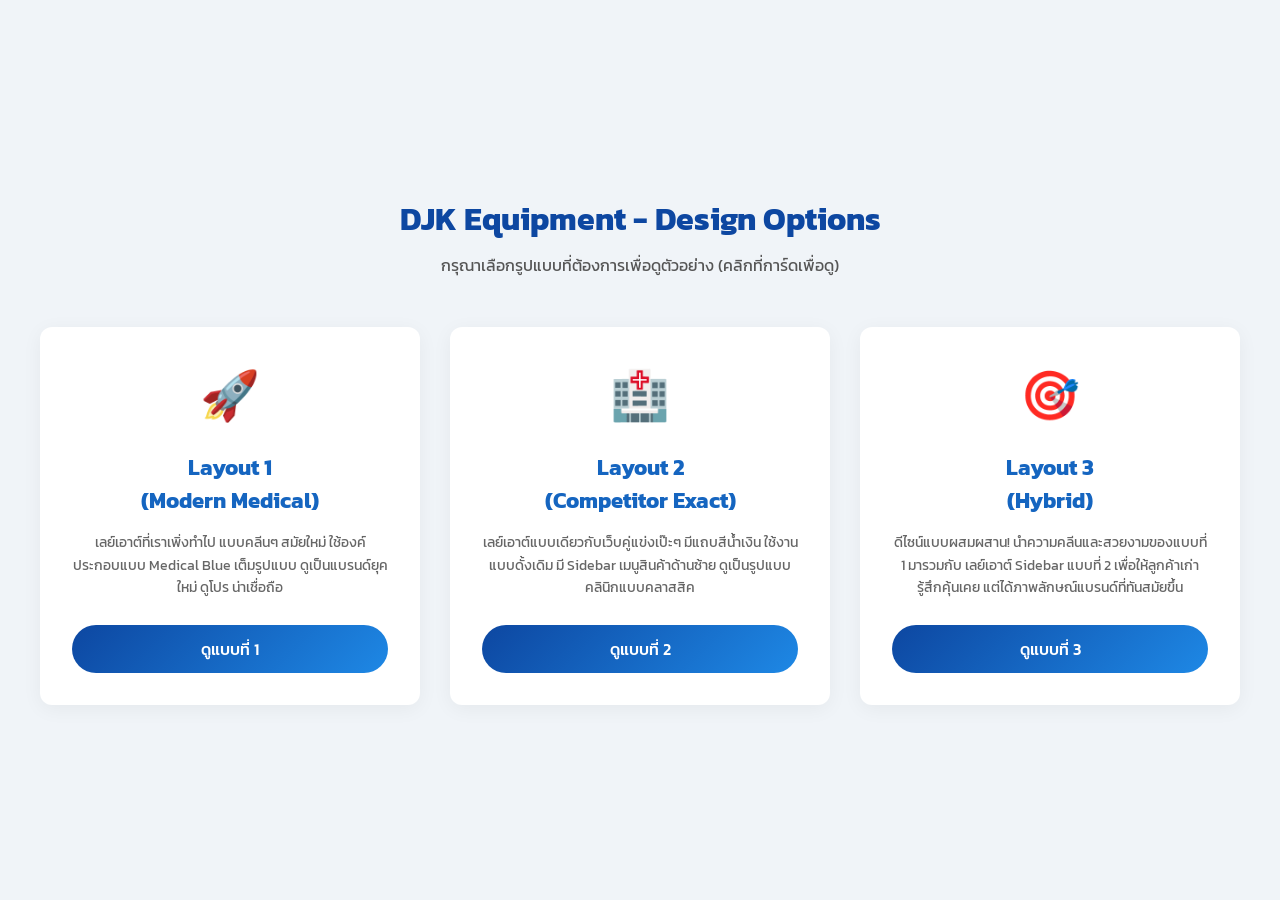
<file: index.html>
<!DOCTYPE html>
<html lang="th">

<head>
    <meta charset="UTF-8">
    <meta name="viewport" content="width=device-width, initial-scale=1.0">
    <title>DJK Equipment - Design Options</title>
    <link href="https://fonts.googleapis.com/css2?family=Kanit:wght@300;400;500;600;700&display=swap" rel="stylesheet">
    <style>
        * {
            margin: 0;
            padding: 0;
            box-sizing: border-box;
            font-family: 'Kanit', sans-serif;
        }

        body {
            background-color: #f0f4f8;
            color: #333;
            min-height: 100vh;
            display: flex;
            align-items: center;
            justify-content: center;
            padding: 40px 20px;
        }

        .gateway-container {
            max-width: 1200px;
            width: 100%;
        }

        h1 {
            text-align: center;
            color: #0D47A1;
            font-size: 32px;
            margin-bottom: 10px;
        }

        p.subtitle {
            text-align: center;
            color: #555;
            font-size: 16px;
            margin-bottom: 50px;
        }

        .options-grid {
            display: grid;
            grid-template-columns: repeat(3, 1fr);
            gap: 30px;
        }

        .card {
            background: #fff;
            border-radius: 12px;
            padding: 30px;
            text-align: center;
            box-shadow: 0 4px 20px rgba(0, 0, 0, 0.05);
            transition: all 0.3s ease;
            text-decoration: none;
            color: #333;
            border: 2px solid transparent;
            display: flex;
            flex-direction: column;
        }

        .card:hover {
            transform: translateY(-5px);
            box-shadow: 0 10px 30px rgba(13, 71, 161, 0.15);
            border-color: #1E88E5;
        }

        .card-icon {
            font-size: 48px;
            margin-bottom: 20px;
        }

        .card h2 {
            font-size: 22px;
            color: #1565C0;
            margin-bottom: 15px;
        }

        .card p {
            font-size: 14px;
            color: #666;
            line-height: 1.6;
            flex-grow: 1;
            margin-bottom: 25px;
        }

        .btn {
            display: inline-block;
            background: linear-gradient(135deg, #0D47A1, #1E88E5);
            color: white;
            padding: 12px 24px;
            border-radius: 50px;
            font-weight: 500;
            width: 100%;
            transition: opacity 0.3s;
        }

        .card:hover .btn {
            opacity: 0.9;
        }

        @media (max-width: 900px) {
            .options-grid {
                grid-template-columns: 1fr;
            }
        }
    </style>
</head>

<body>

    <div class="gateway-container">
        <h1>DJK Equipment - Design Options</h1>
        <p class="subtitle">กรุณาเลือกรูปแบบที่ต้องการเพื่อดูตัวอย่าง (คลิกที่การ์ดเพื่อดู)</p>

        <div class="options-grid">

            <!-- Layout 1 -->
            <a href="layout-1.html" class="card">
                <div class="card-icon">🚀</div>
                <h2>Layout 1<br>(Modern Medical)</h2>
                <p>เลย์เอาต์ที่เราเพิ่งทำไป แบบคลีนๆ สมัยใหม่ ใช้องค์ประกอบแบบ Medical Blue เต็มรูปแบบ
                    ดูเป็นแบรนด์ยุคใหม่ ดูโปร น่าเชื่อถือ</p>
                <span class="btn">ดูแบบที่ 1</span>
            </a>

            <!-- Layout 2 -->
            <a href="layout-2.html" class="card">
                <div class="card-icon">🏥</div>
                <h2>Layout 2<br>(Competitor Exact)</h2>
                <p>เลย์เอาต์แบบเดียวกับเว็บคู่แข่งเป๊ะๆ มีแถบสีน้ำเงิน ใช้งานแบบดั้งเดิม มี Sidebar เมนูสินค้าด้านซ้าย
                    ดูเป็นรูปแบบคลินิกแบบคลาสสิค</p>
                <span class="btn">ดูแบบที่ 2</span>
            </a>

            <!-- Layout 3 -->
            <a href="layout-3.html" class="card">
                <div class="card-icon">🎯</div>
                <h2>Layout 3<br>(Hybrid)</h2>
                <p>ดีไซน์แบบผสมผสาน! นำความคลีนและสวยงามของแบบที่ 1 มารวมกับ เลย์เอาต์ Sidebar แบบที่ 2
                    เพื่อให้ลูกค้าเก่ารู้สึกคุ้นเคย แต่ได้ภาพลักษณ์แบรนด์ที่ทันสมัยขึ้น</p>
                <span class="btn">ดูแบบที่ 3</span>
            </a>

        </div>
    </div>

</body>

</html>
</file>
